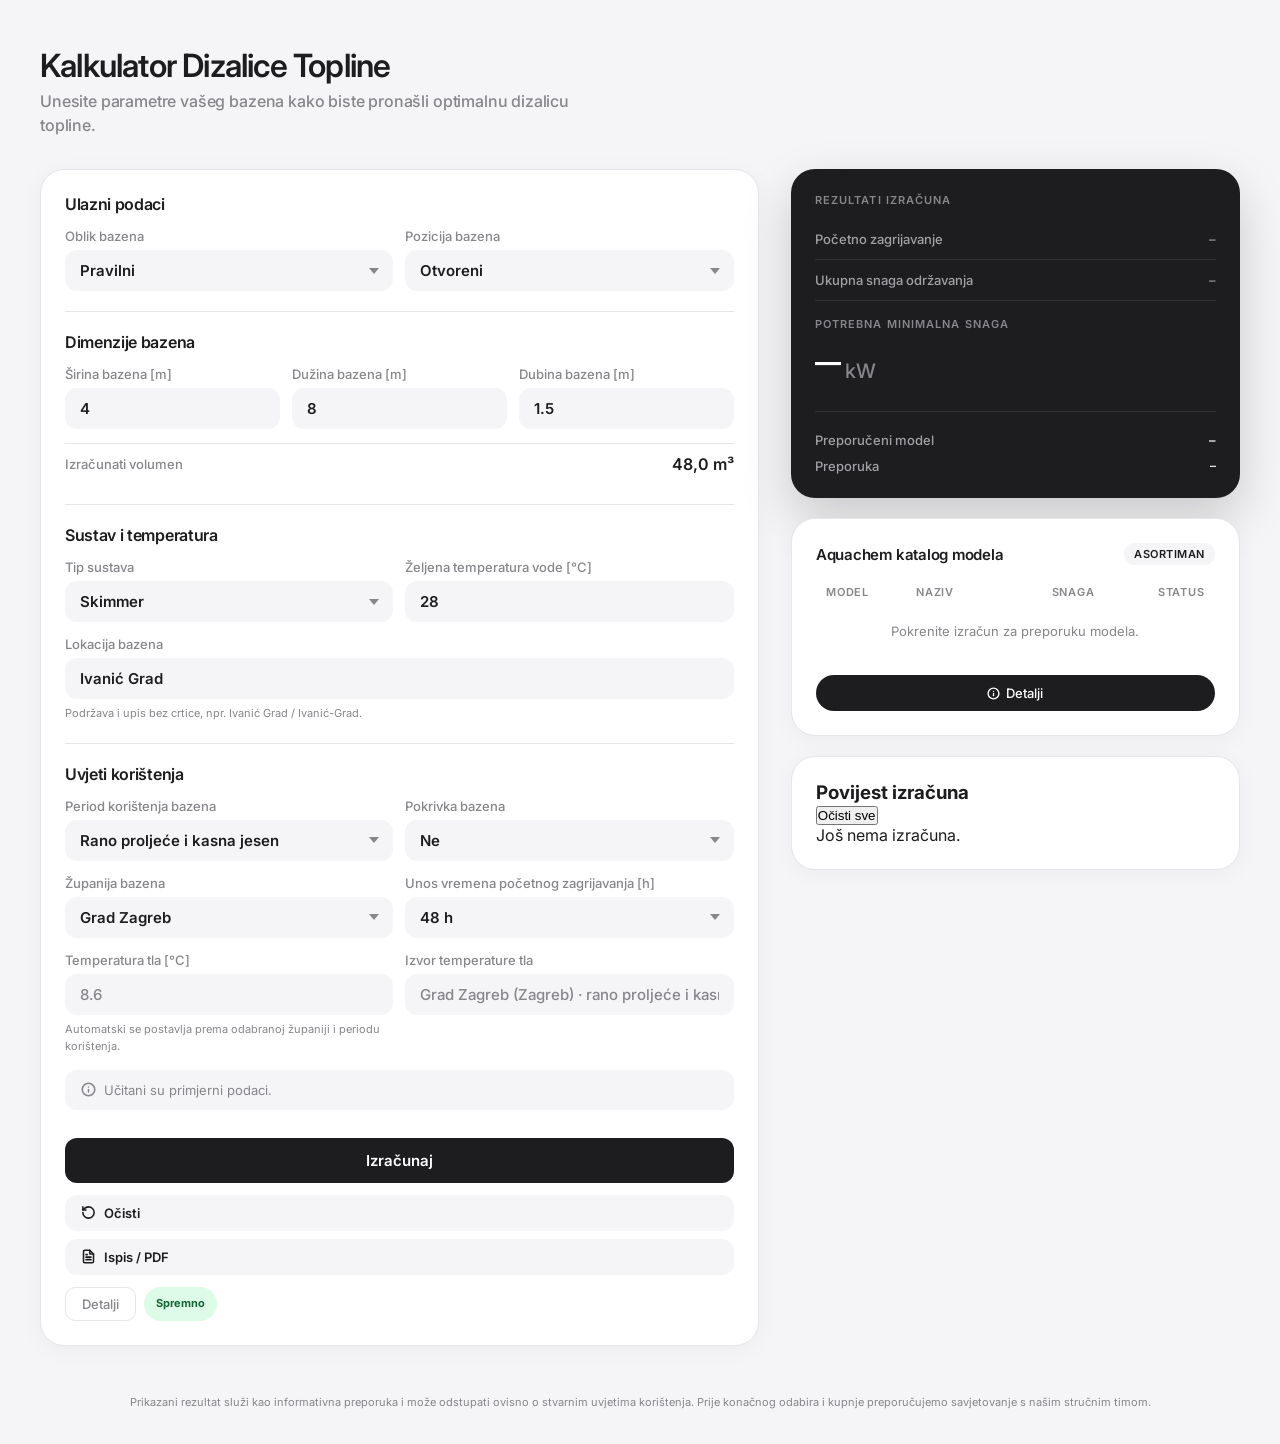
<file: index.html>
<!DOCTYPE html>
<html lang="hr">
<head>
  <meta charset="UTF-8" />
  <meta name="viewport" content="width=device-width, initial-scale=1.0" />
  <title>Aquachem Kalkulator</title>
  <link rel="preconnect" href="https://fonts.googleapis.com" />
  <link rel="preconnect" href="https://fonts.gstatic.com" crossorigin />
  <link href="https://fonts.googleapis.com/css2?family=Inter:wght@300;400;500;600;700;800;900&display=swap" rel="stylesheet" />
  <link rel="manifest" href="/manifest.json" />
  <meta name="theme-color" content="#1D1D1F" />
  <meta name="apple-mobile-web-app-capable" content="yes" />
  <meta name="apple-mobile-web-app-status-bar-style" content="black-translucent" />
  <meta name="apple-mobile-web-app-title" content="Aquachem" />
    <link rel="stylesheet" href="kalkulator.css" />
</head>
<body>


<!-- ── MAIN ── -->
<div class="page-header-wrap">
    <div class="page-header">
      <h1>Kalkulator Dizalice Topline</h1>
      <p>Unesite parametre vašeg bazena kako biste pronašli optimalnu dizalicu topline.</p>
    </div>
  </div>
  <main>
  <!-- ── LEFT COLUMN ── -->
  <div class="left-col">
    <div class="card">
      <div style="display:flex;flex-direction:column;gap:20px;">

        <!-- Ulazni podaci -->
        <section class="section">
          <h2>Ulazni podaci</h2>
          <div class="field-grid cols-2">
            <div class="field">
              <label for="oblikBazena">Oblik bazena</label>
              <div class="select-wrap">
                <select id="oblikBazena">
                  <option value="regular">Pravilni</option>
                  <option value="irregular">Nepravilni</option>
                </select>
              </div>
            </div>
            <div class="field">
              <label for="tipBazena">Pozicija bazena</label>
              <div class="select-wrap">
                <select id="tipBazena">
                  <option value="closed">Zatvoreni</option>
                  <option value="open" selected>Otvoreni</option>
                  <option value="windy">Otvoreni u vjetrovitom području</option>
                </select>
              </div>
            </div>
          </div>
        </section>

        <hr class="section-divider" />

        <!-- Dimenzije bazena -->
        <section class="section">
          <h2>Dimenzije bazena</h2>

          <!-- Regular fields -->
          <div class="field-grid cols-3" id="regularFields">
            <div class="field">
              <label for="sirina">Širina bazena [m]</label>
              <input id="sirina" type="number" step="0.01" value="4" />
            </div>
            <div class="field">
              <label for="duzina">Dužina bazena [m]</label>
              <input id="duzina" type="number" step="0.01" value="8" />
            </div>
            <div class="field">
              <label for="dubinaRegular">Dubina bazena [m]</label>
              <input id="dubinaRegular" type="number" step="0.01" value="1.5" />
            </div>
          </div>

          <!-- Irregular fields -->
          <div class="field-grid cols-2 hidden" id="irregularFields">
            <div class="field">
              <label for="povrsinaIrregular">Površina bazena [m²]</label>
              <input id="povrsinaIrregular" type="number" step="0.01" value="32" />
            </div>
            <div class="field">
              <label for="dubinaIrregular">Dubina bazena [m]</label>
              <input id="dubinaIrregular" type="number" step="0.01" value="1.5" />
            </div>
          </div>

          <div class="volume-row">
            <span class="label">Izračunati volumen</span>
            <span class="value" id="volumeDisplay">48,0 m³</span>
          </div>
        </section>

        <hr class="section-divider" />

        <!-- Sustav i temperatura -->
        <section class="section">
          <h2>Sustav i temperatura</h2>
          <div class="field-grid cols-2">
            <div class="field">
              <label for="sustavBazena">Tip sustava</label>
              <div class="select-wrap">
                <select id="sustavBazena">
                  <option value="skimmer">Skimmer</option>
                  <option value="overflow">Preljevni kanal s kompenzacijom</option>
                </select>
              </div>
            </div>
            <div class="field">
              <label for="temperaturaVode">Željena temperatura vode [°C]</label>
              <input id="temperaturaVode" type="number" step="0.1" value="28" />
            </div>
          </div>
          <div class="field">
            <label for="lokacijaBazena">Lokacija bazena</label>
            <input id="lokacijaBazena" type="text" placeholder="npr. Ivanić Grad" value="Ivanić Grad" />
            <span class="hint">Podržava i upis bez crtice, npr. Ivanić Grad / Ivanić-Grad.</span>
          </div>
        </section>

        <hr class="section-divider" />

        <!-- Uvjeti korištenja -->
        <section class="section">
          <h2>Uvjeti korištenja</h2>
          <div class="field-grid cols-2">
            <div class="field">
              <label for="periodKoristenja">Period korištenja bazena</label>
              <div class="select-wrap">
                <select id="periodKoristenja">
                  <option value="shoulder">Rano proljeće i kasna jesen</option>
                  <option value="summer">Ljetni period</option>
                </select>
              </div>
            </div>
            <div class="field">
              <label for="pokrivkaBazena">Pokrivka bazena</label>
              <div class="select-wrap">
                <select id="pokrivkaBazena">
                  <option value="no">Ne</option>
                  <option value="yes">Da</option>
                </select>
              </div>
            </div>
          </div>
          <div class="field-grid cols-2">
            <div class="field">
              <label for="regionBazena">Županija bazena</label>
              <div class="select-wrap">
                <select id="regionBazena" onchange="updateSoilTempFromRegion()">
                  <option value="">— Odaberi županiju —</option>
                </select>
              </div>
            </div>
            <div class="field">
              <label for="customVrijemeZagrijavanja">Unos vremena početnog zagrijavanja [h]</label>
              <div class="select-wrap">
                <select id="customVrijemeZagrijavanja">
                  <option value="48" selected>48 h</option>
                  <option value="72">72 h</option>
                </select>
              </div>
            </div>
          </div>
          <div class="field-grid cols-2">
            <div class="field">
              <label for="temperaturaTla">Temperatura tla [°C]</label>
              <input id="temperaturaTla" type="number" step="0.1" value="12" readonly />
              <span class="hint">Automatski se postavlja prema odabranoj županiji i periodu korištenja.</span>
            </div>
            <div class="field">
              <label for="izvorTemperatureTla">Izvor temperature tla</label>
              <input id="izvorTemperatureTla" type="text" value="Nije odabrana županija" readonly />
            </div>
          </div>

          <div class="info-box">
            <svg xmlns="http://www.w3.org/2000/svg" width="15" height="15" viewBox="0 0 24 24" fill="none" stroke="currentColor" stroke-width="2.5" stroke-linecap="round" stroke-linejoin="round">
              <circle cx="12" cy="12" r="10"/><path d="M12 16v-4m0-4h.01"/>
            </svg>
            <span id="infoIzvor">Izvor temperature tla: Ručno/fallback 12 °C</span>
          </div>
        </section>

        <!-- Hidden details start polja -->
        <div class="hidden" id="detailsStartPolja">
          <div class="field-grid cols-2" style="margin-top:8px;">
            <div class="field">
              <label for="autoVrijemeZagrijavanja">Vrijeme početnog zagrijavanja pri snazi održavanja [h]</label>
              <input id="autoVrijemeZagrijavanja" type="number" step="0.1" readonly />
            </div>
            <div class="field">
              <label for="izracunataStartSnaga">Snaga za početno zagrijavanje prema unesenom vremenu [kW]</label>
              <input id="izracunataStartSnaga" type="number" step="0.1" readonly />
            </div>
          </div>
        </div>

        <!-- Actions -->
        <div class="actions">
          <button class="btn-calc" onclick="izracunaj()">Izračunaj</button>
          <div class="secondary-actions">

            <button class="btn-secondary-action" onclick="ocistiSve()">
              <svg xmlns="http://www.w3.org/2000/svg" width="15" height="15" viewBox="0 0 24 24" fill="none" stroke="currentColor" stroke-width="2.5" stroke-linecap="round" stroke-linejoin="round"><path d="M3 12a9 9 0 1 0 9-9a9.75 9.75 0 0 0-6.74 2.74L3 8"/><path d="M3 3v5h5"/></svg>
              Očisti
            </button>
            <button class="btn-secondary-action" onclick="window.print()">
              <svg xmlns="http://www.w3.org/2000/svg" width="15" height="15" viewBox="0 0 24 24" fill="none" stroke="currentColor" stroke-width="2.5" stroke-linecap="round" stroke-linejoin="round"><path d="M6 22a2 2 0 0 1-2-2V4a2 2 0 0 1 2-2h8l6 6v12a2 2 0 0 1-2 2z"/><path d="M14 2v6h6M10 9H8m8 4H8m8 4H8"/></svg>
              Ispis / PDF
            </button>
          </div>
          <div style="display:flex;gap:8px;flex-wrap:wrap;">
            <button class="btn-toggle" onclick="toggleDetalji()">Detalji</button>
            <span class="badge" id="statusBadge">Spremno</span>
          </div>
        </div>

      </div>
    </div>

    <!-- Hidden: Napomena / Formula -->
    <div class="hidden" id="detailsNapomena">
      <div class="card">
        <div class="section">
          <h2>Napomena o proračunu</h2>
          <div class="info-box" style="align-items:flex-start;flex-direction:column;gap:12px;">
            <strong>Periodi korištenja</strong>
            <span>Rano proljeće i kasna jesen: prosjek tla iz dva intervala prošle godine <strong>01.03.–10.03.</strong> i <strong>15.09.–15.11.</strong>.<br/>Ljetni period: prosjek tla iz intervala <strong>01.06.–31.08.</strong>.</span>
          </div>
          <div class="formula-box" id="formulaBox">Formula će biti prikazana nakon izračuna.</div>
        </div>
      </div>
    </div>

  </div>

  <!-- ── RIGHT COLUMN ── -->
  <div class="right-col">

    <!-- Results dark card -->
    <div class="dark-card">
      <div class="results-label">Rezultati izračuna</div>

      <div class="result-row">
        <span class="rk">Početno zagrijavanje</span>
        <span class="rv" id="mStart">–</span>
      </div>
      <div class="result-row">
        <span class="rk">Ukupna snaga održavanja</span>
        <span class="rv" id="mNormal">–</span>
      </div>

      <div class="big-power">
        <div class="power-label">Potrebna minimalna snaga</div>
        <div class="power-value">
          <span class="power-number" id="mRequired">–</span>
          <span class="power-unit">kW</span>
        </div>
      </div>

      <div class="recommendation-section">
        <div class="rec-row">
          <span>Preporučeni model</span>
          <span class="rec-val" id="mModel">–</span>
        </div>
        <div class="rec-row">
          <span>Preporuka</span>
          <span class="rec-val" id="preporuka" style="font-size:12px;text-align:right;max-width:55%;">–</span>
        </div>
      </div>
    </div>

    <!-- Catalog card -->
    <div class="card catalog-card">
      <div class="catalog-header">
        <h3>Aquachem katalog modela</h3>
        <span class="catalog-badge">Asortiman</span>
      </div>
      <div class="catalog-cols">
        <span>Model</span>
        <span>Naziv</span>
        <span style="text-align:right">Snaga</span>
        <span style="text-align:right">Status</span>
      </div>
      <div id="catalogBody"></div>
      <div class="catalog-actions">
        <button class="btn-catalog-action" onclick="toggleDetalji()">
          <svg xmlns="http://www.w3.org/2000/svg" width="13" height="13" viewBox="0 0 24 24" fill="none" stroke="currentColor" stroke-width="2.5" stroke-linecap="round" stroke-linejoin="round"><circle cx="12" cy="12" r="10"/><path d="M12 16v-4m0-4h.01"/></svg>
          Detalji
        </button>
      </div>
    </div>

    <!-- Povijest izračuna -->
    <div class="card history-section">
      <div class="history-header">
        <h3>Povijest izračuna</h3>
        <button class="btn-clear-history" onclick="clearHistory()">Očisti sve</button>
      </div>
      <div id="historyBody">
        <div class="history-empty">Još nema izračuna.</div>
      </div>
    </div>

    <!-- Hidden: Detaljna tablica -->
    <div class="hidden" id="detailsTablica">
      <div class="card">
        <h2 style="font-size:15px;font-weight:600;margin-bottom:16px;">Detaljna tablica izračuna</h2>
        <div class="table-wrap">
          <table id="rezultatTablica">
            <thead><tr><th>Stavka</th><th>Vrijednost</th></tr></thead>
            <tbody></tbody>
          </table>
        </div>
      </div>
    </div>

  </div>
</main>

<script src="kalkulator.js"></script>
  <footer class="disclaimer">
    Prikazani rezultat služi kao informativna preporuka i može odstupati ovisno o stvarnim uvjetima korištenja. Prije konačnog odabira i kupnje preporučujemo savjetovanje s našim stručnim timom.
  </footer>
<script>
  if('serviceWorker' in navigator){
    window.addEventListener('load', () => {
      navigator.serviceWorker.register('/service-worker.js')
        .then(() => console.log('[AquaHeat] Service worker registered'))
        .catch(err => console.warn('[AquaHeat] SW error:', err));
    });
  }
</script>
</body>
</html>
</file>
<file: kalkulator.css>
:root {
      --bg: #F5F5F7;
      --card: #ffffff;
      --border: #E5E5EA;
      --text: #1D1D1F;
      --muted: #86868B;
      --muted-light: #A1A1A6;
      --brand: #1D1D1F;
      --brand-fg: #ffffff;
      --dark-card: #1D1D1F;
      --dark-border: #333336;
      --dark-muted: #A1A1A6;
      --radius-card: 24px;
      --radius-field: 12px;
      --radius-btn: 16px;
      --radius-pill: 999px;
      --shadow-card: 0 4px 24px rgba(0,0,0,0.04);
      --shadow-dark: 0 20px 50px rgba(0,0,0,0.18);
      --ok: #34c759;
      --warn: #ff9f0a;
      --bad: #ff3b30;
    }
    *, *::before, *::after { box-sizing: border-box; margin: 0; padding: 0; }
    html { font-size: 16px; }
    body {
      font-family: 'Inter', -apple-system, BlinkMacSystemFont, sans-serif;
      background: var(--bg);
      color: var(--text);
      min-height: 100vh;
      -webkit-font-smoothing: antialiased;
    }


    /* ── LAYOUT ── */
    main {
      max-width: 1400px;
      margin: 0 auto;
      padding: 32px 40px;
      display: grid;
      grid-template-columns: 1.6fr 1fr;
      gap: 32px;
      align-items: start;
    }
    .left-col { display: flex; flex-direction: column; gap: 28px; }
    .right-col { position: static; display: flex; flex-direction: column; gap: 20px; align-self: start; }

    /* ── PAGE TITLE ── */
    .page-header-wrap {
      max-width: 1400px;
      margin: 0 auto;
      padding: 48px 40px 0 40px;
    }
    .page-header { display: flex; flex-direction: column; gap: 6px; margin-bottom: 0; }
    .page-header h1 { font-size: 32px; font-weight: 600; letter-spacing: -0.025em; line-height: 1.1; }
    .page-header p { font-size: 16px; color: var(--muted); max-width: 560px; line-height: 1.5; font-weight: 500; letter-spacing: -0.01em; }

    /* ── CARD ── */
    .card {
      background: var(--card);
      border-radius: var(--radius-card);
      padding: 24px;
      border: 1px solid var(--border);
      box-shadow: var(--shadow-card);
    }

    /* ── SECTION ── */
    .section { display: flex; flex-direction: column; gap: 14px; }
    .section-divider { border: none; border-top: 1px solid var(--border); margin: 0; }
    .section h2 { font-size: 16px; font-weight: 600; letter-spacing: -0.02em; }

    /* ── FIELD ── */
    .field { display: flex; flex-direction: column; gap: 6px; }
    .field label { font-size: 13px; font-weight: 500; color: var(--muted); }
    .field input, .field select {
      width: 100%;
      padding: 10px 14px;
      background: var(--bg);
      border: 1px solid transparent;
      border-radius: var(--radius-field);
      font-family: inherit;
      font-size: 15px;
      font-weight: 600;
      color: var(--text);
      outline: none;
      transition: border-color .15s, box-shadow .15s;
      appearance: none;
      -webkit-appearance: none;
    }
    .field input[readonly], .field input:disabled {
      color: var(--muted);
      font-weight: 500;
    }
    .field input:focus, .field select:focus {
      border-color: #007aff;
      box-shadow: 0 0 0 3px rgba(0,122,255,0.12);
      background: #fff;
    }
    .select-wrap { position: relative; }
    .select-wrap select { padding-right: 40px; cursor: pointer; }
    .select-wrap::after {
      content: '';
      position: absolute; right: 14px; top: 50%; transform: translateY(-50%);
      width: 0; height: 0;
      border-left: 5px solid transparent;
      border-right: 5px solid transparent;
      border-top: 6px solid var(--muted);
      pointer-events: none;
    }
    .field .hint { font-size: 11px; color: var(--muted); line-height: 1.6; }
    .field-grid { display: grid; gap: 12px; }
    .field-grid.cols-2 { grid-template-columns: 1fr 1fr; }
    .field-grid.cols-3 { grid-template-columns: 1fr 1fr 1fr; }
    .field.full { grid-column: 1 / -1; }
    .hidden { display: none !important; }

    /* ── VOLUME ROW ── */
    .volume-row {
      display: flex; justify-content: space-between; align-items: center;
      padding: 10px 0;
      border-top: 1px solid var(--border);
    }
    .volume-row .label { font-size: 13px; font-weight: 500; color: var(--muted); }
    .volume-row .value { font-size: 16px; font-weight: 600; }

    /* ── INFO BOX ── */
    .info-box {
      display: flex; align-items: center; gap: 8px;
      background: var(--bg); border-radius: var(--radius-field);
      padding: 12px 16px;
      font-size: 13px; color: var(--muted);
    }
    .info-box svg { flex-shrink: 0; }

    /* ── STATUS ROW ── */
    .status-row {
      display: flex; justify-content: space-between; align-items: center; gap: 12px;
      background: var(--bg); border-radius: var(--radius-field);
      padding: 12px 16px; font-size: 13px; color: var(--muted);
      margin-top: 4px;
    }
    .badge {
      display: inline-flex; align-items: center; justify-content: center; padding: 5px 12px; border-radius: var(--radius-pill);
      background: #e9f4ff; color: #0b5cab; font-size: 11px; font-weight: 700;
      white-space: nowrap; line-height: 1;
    }
    .badge.ok { background: #dcfce7; color: #166534; }
    .badge.error { background: #fee2e2; color: #991b1b; }
    .badge.warn { background: #fef3c7; color: #92400e; }

    /* ── ACTIONS ── */
    .actions { display: flex; flex-direction: column; gap: 12px; margin-top: 8px; }
    .btn-calc {
      width: 100%; background: var(--brand); color: #fff;
      border: none; border-radius: var(--radius-field);
      font-family: inherit; font-size: 15px; font-weight: 600;
      padding: 13px; cursor: pointer;
      transition: opacity .15s, transform .1s;
    }
    .btn-calc:hover { opacity: 0.88; }
    .btn-calc:active { transform: scale(0.99); }
    .secondary-actions { display: flex; flex-direction: column; gap: 8px; }
    .btn-secondary-action {
      background: var(--bg); color: var(--text); border: none;
      border-radius: var(--radius-field); font-family: inherit; font-size: 13px; font-weight: 600;
      padding: 10px 16px; cursor: pointer; display: flex; align-items: center; justify-content: flex-start;
      gap: 8px; transition: background .15s; width: 100%; white-space: nowrap;
    }
    .btn-secondary-action:hover { background: #e8e8ed; }

    /* ── DETAILS TOGGLE ── */
    .btn-toggle {
      background: none; border: 1px solid var(--border); border-radius: 10px;
      font-family: inherit; font-size: 13px; font-weight: 500; color: var(--muted);
      padding: 8px 16px; cursor: pointer; transition: background .15s;
    }
    .btn-toggle:hover { background: var(--bg); }

    /* ── DARK RESULTS CARD ── */
    .dark-card {
      background: var(--dark-card);
      border-radius: var(--radius-card);
      padding: 24px;
      color: #fff;
      box-shadow: var(--shadow-dark);
    }
    .dark-card .results-label {
      font-size: 11px; font-weight: 600; text-transform: uppercase;
      letter-spacing: 0.1em; color: var(--muted); margin-bottom: 12px;
    }
    .dark-card .result-row {
      display: flex; justify-content: space-between; align-items: center;
      padding: 12px 0;
      border-bottom: 1px solid var(--dark-border);
    }
    .dark-card .result-row:last-of-type { border-bottom: none; }
    .dark-card .result-row .rk { font-size: 13px; font-weight: 500; color: var(--dark-muted); }
    .dark-card .result-row .rv { font-size: 13px; font-weight: 600; color: var(--muted); }
    .dark-card .result-row .rv.filled { color: #fff; }
    .dark-card .big-power { padding-top: 8px; }
    .dark-card .big-power .power-label {
      font-size: 11px; font-weight: 600; text-transform: uppercase;
      letter-spacing: 0.1em; color: var(--muted); margin-bottom: 4px; margin-top: 8px;
    }
    .dark-card .big-power .power-value {
      display: flex; align-items: flex-end; gap: 6px; font-variant-numeric: tabular-nums;
    }
    .dark-card .big-power .power-number { font-size: 52px; font-weight: 300; letter-spacing: -0.025em; line-height: 1; }
    .dark-card .big-power .power-unit { font-size: 20px; font-weight: 500; color: var(--muted); padding-bottom: 4px; }
    .dark-card .recommendation-section {
      margin-top: 24px; padding-top: 20px;
      border-top: 1px solid var(--dark-border);
      display: flex; flex-direction: column; gap: 10px;
      font-size: 13px; font-weight: 500; color: var(--dark-muted);
    }
    .dark-card .recommendation-section .rec-row { display: flex; justify-content: space-between; }
    .dark-card .recommendation-section .rec-row .rec-val { color: #fff; }

    /* ── CATALOG CARD ── */
    .catalog-card .catalog-header {
      display: flex; align-items: center; justify-content: space-between; margin-bottom: 20px;
    }
    .catalog-card .catalog-header h3 { font-size: 15px; font-weight: 600; letter-spacing: -0.015em; }
    .catalog-badge {
      background: var(--bg); color: var(--text); font-size: 11px; font-weight: 600;
      padding: 4px 10px; border-radius: var(--radius-pill); text-transform: uppercase; letter-spacing: 0.05em;
    }
    .catalog-cols {
      display: grid; grid-template-columns: 90px 1fr 60px 110px;
      font-size: 11px; font-weight: 600; text-transform: uppercase;
      letter-spacing: 0.08em; color: var(--muted);
      padding: 0 10px; margin-bottom: 4px;
    }
    .catalog-row {
      display: grid; grid-template-columns: 90px 1fr 60px 110px;
      font-size: 14px; padding: 10px 10px; border-radius: 12px; transition: background .12s;
      align-items: center;
    }
    .catalog-row:hover { background: var(--bg); }
    .catalog-row.highlighted { background: var(--brand); color: #fff; }
    .catalog-row .model-id { font-weight: 700; }
    .catalog-row .model-name { color: var(--muted); }
    .catalog-row.highlighted .model-name { color: rgba(255,255,255,0.7); }
    .catalog-row .model-power { text-align: right; font-weight: 600; }
    .catalog-row .model-status { text-align: right; }
    .pill { display: inline-flex; padding: 4px 10px; border-radius: var(--radius-pill); font-size: 11px; font-weight: 700; }
    .pill.ok { background: #dcfce7; color: #166534; }
    .catalog-actions { display: flex; gap: 8px; margin-top: 16px; }
    .btn-catalog-action {
      flex: 1; background: var(--brand); color: #fff; border: none;
      border-radius: var(--radius-pill); font-family: inherit; font-size: 13px; font-weight: 500;
      padding: 10px 16px; cursor: pointer; display: flex; align-items: center; justify-content: center; gap: 6px;
      transition: opacity .15s;
    }
    .btn-catalog-action:hover { opacity: 0.85; }

    /* ── FORMULA BOX ── */
    .formula-box {
      margin-top: 16px;
      background: var(--bg); border-radius: var(--radius-field);
      padding: 16px; font-size: 13px; color: var(--muted); line-height: 1.7;
    }

    /* ── DETAILS TABLE ── */
    .table-wrap { overflow-x: auto; margin-top: 16px; }
    table { width: 100%; border-collapse: collapse; font-size: 13px; }
    thead th { text-align: left; font-weight: 600; font-size: 11px; text-transform: uppercase; letter-spacing: 0.06em; color: var(--muted); padding: 8px 12px; border-bottom: 1px solid var(--border); }
    tbody td { padding: 10px 12px; border-bottom: 1px solid var(--border); }
    tbody tr:last-child td { border-bottom: none; }

    /* ── BLINK ANIMATION ── */
    @keyframes blinkBlue {
      0% { background-color: var(--bg); }
      50% { background-color: #cfe8ff; border-color: #007aff !important; }
      100% { background-color: var(--bg); }
    }
    .blink { animation: blinkBlue 0.6s ease-in-out 3; border-color: #007aff !important; }

    /* ── RESPONSIVE ── */
    @media (max-width: 900px) {
      main { grid-template-columns: 1fr; padding: 32px 16px; gap: 32px; }
      .right-col { position: static; }
      header { padding: 14px 20px; }
      nav { display: none; }
      .field-grid.cols-3 { grid-template-columns: 1fr 1fr; }
    }
    @media (max-width: 600px) {
      .field-grid.cols-2, .field-grid.cols-3 { grid-template-columns: 1fr; }
      .secondary-actions { grid-template-columns: 1fr; }
      .catalog-cols, .catalog-row { grid-template-columns: 60px 1fr 60px; }
      .catalog-cols span:last-child, .catalog-row .model-status { display: none; }
    }
    .disclaimer {
      max-width: 1400px;
      margin: 0 auto;
      padding: 16px 40px 32px 40px;
      font-size: 11px;
      color: var(--muted);
      line-height: 1.6;
      text-align: center;
    }
    @media print {
      header { display: none; }
      main { display: block; max-width: none; padding: 0; }
      .right-col { position: static; }
      .actions, .secondary-actions { display: none !important; }
      .card, .dark-card { box-shadow: none; }
    }
</file>
